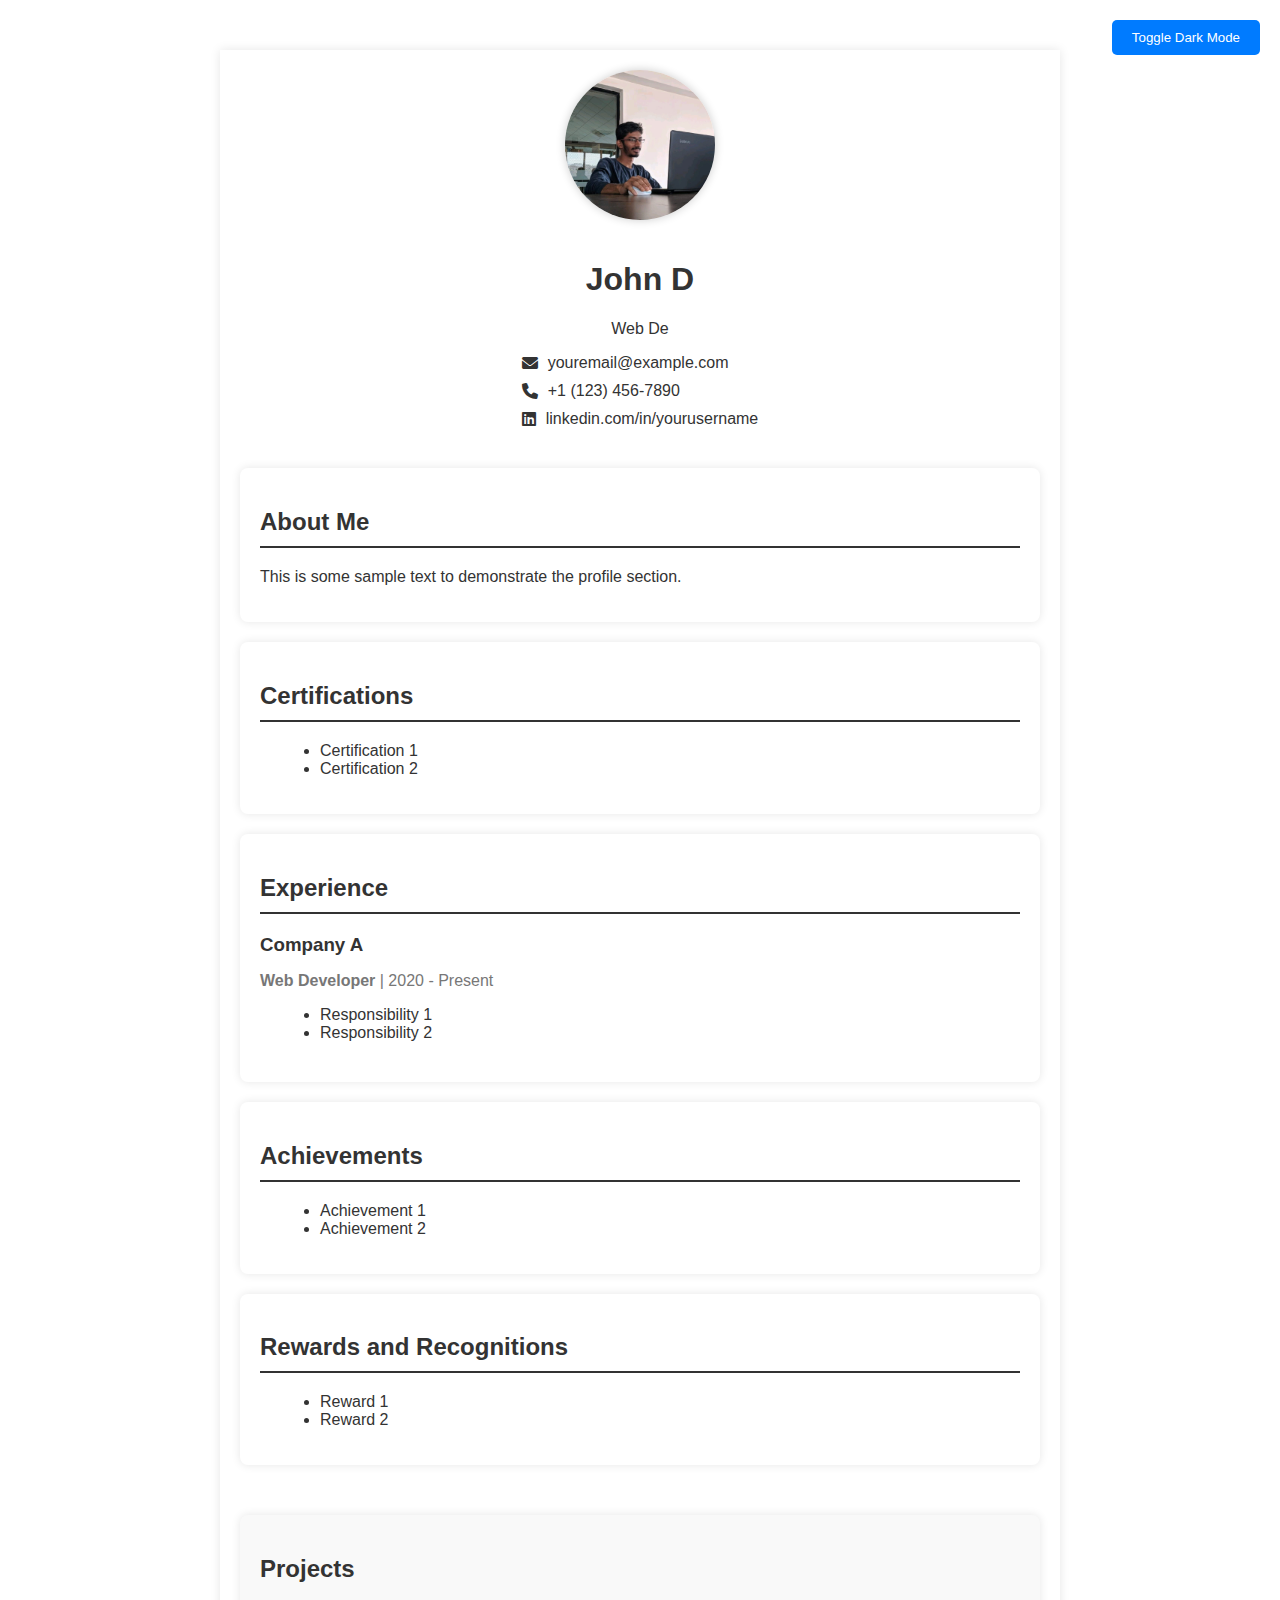
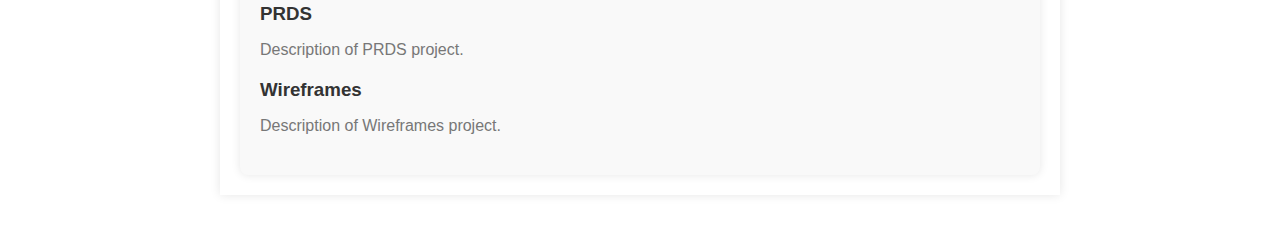
<file: index.html>
<!DOCTYPE html>
<html lang="en">
<head>
    <meta charset="UTF-8">
    <meta name="viewport" content="width=device-width, initial-scale=1.0">
    <title>Portfolio</title>
    <link rel="stylesheet" href="css/styles.css">
    <link rel="stylesheet" href="https://cdnjs.cloudflare.com/ajax/libs/font-awesome/6.0.0-beta3/css/all.min.css">
    <meta name="viewport" content="width=device-width, initial-scale=1.0">



</head>
<body>
    <!-- Dark Mode Toggle Button -->
    <div class="dark-mode-toggle">
        <button id="darkModeToggleBtn">Toggle Dark Mode</button>
    </div>

    <!-- Main Container -->
    <div class="container">
        <!-- Profile Section -->
        <section class="profile-section">
            <div class="profile-header">
                <img src="images/profile-pic.jpg" alt="Profile Picture" class="profile-pic">
                <div class="profile-info">
                    <h1 id="name">John Doe</h1>  <!-- Your name here -->
                    <p id="designation">Web Developer</p>  <!-- Your designation here -->
                    <div class="contact-info">
                        <div class="contact-item">
                            <i class="fas fa-envelope"></i> <span>youremail@example.com</span>
                        </div>
                        <div class="contact-item">
                            <i class="fas fa-phone"></i> <span>+1 (123) 456-7890</span>
                        </div>
                        <div class="contact-item">
                            <i class="fab fa-linkedin"></i> <span>linkedin.com/in/yourusername</span>
                        </div>
                    </div>
                </div>
            </div>
            
            <div class="profile-details">
                <div class="profile-detail">
                    <h2>About Me</h2>
                    <p>This is some sample text to demonstrate the profile section.</p>
                </div>

                <div class="profile-detail">
                    <h2>Certifications</h2>
                    <ul>
                        <li>Certification 1</li>
                        <li>Certification 2</li>
                    </ul>
                </div>

                <div class="profile-detail">
                    <h2>Experience</h2>
                    <div class="experience-item">
                        <h3>Company A</h3>
                        <p><strong>Web Developer</strong> | 2020 - Present</p>
                        <ul>
                            <li>Responsibility 1</li>
                            <li>Responsibility 2</li>
                        </ul>
                    </div>
                </div>

                <div class="profile-detail">
                    <h2>Achievements</h2>
                    <ul>
                        <li>Achievement 1</li>
                        <li>Achievement 2</li>
                    </ul>
                </div>

                <div class="profile-detail">
                    <h2>Rewards and Recognitions</h2>
                    <ul>
                        <li>Reward 1</li>
                        <li>Reward 2</li>
                    </ul>
                </div>
            </div>
        </section>

        <!-- Projects Section -->
        <section class="projects-section">
            <h2>Projects</h2>
            <div class="project-item">
                <h3>PRDS</h3>
                <p>Description of PRDS project.</p>
            </div>
            <div class="project-item">
                <h3>Wireframes</h3>
                <p>Description of Wireframes project.</p>
            </div>
        </section>
    </div>

    <!-- JavaScript File -->
    <script src="js/main.js"></script>
</body>
</html>
</file>
<file: css/styles.css>
/* Global Styles */
body {
    font-family: 'Arial', sans-serif;
    transition: background-color 0.5s ease, color 0.5s ease;
}

.container {
    max-width: 800px;
    margin: 50px auto;
    padding: 20px;
    background-color: #ffffff;
    color: #333333;
    box-shadow: 0 0 10px rgba(0, 0, 0, 0.1);
}

.dark-mode {
    background-color: #333333;
    color: #ffffff;
}

.dark-mode-toggle {
    position: fixed;
    top: 20px;
    right: 20px;
    z-index: 9999;
}

.dark-mode-toggle button {
    background-color: #007bff;
    color: #ffffff;
    border: none;
    border-radius: 5px;
    padding: 10px 20px;
    cursor: pointer;
    transition: background-color 0.3s ease, color 0.3s ease;
}

.dark-mode-toggle button:hover {
    background-color: #0056b3;
}

/* Profile Section Styles */
.profile-section {
    margin-bottom: 50px;
}

.profile-header {
    display: flex;
    flex-direction: column;
    align-items: center;
    margin-bottom: 30px;
}

.profile-pic {
    width: 150px;
    height: 150px;
    border-radius: 50%;
    object-fit: cover;
    box-shadow: 0 0 10px rgba(0, 0, 0, 0.2);
    transition: transform 0.3s ease;
}

.profile-pic:hover {
    transform: scale(1.1);
}

.profile-info {
    margin-top: 20px;
    text-align: center;
}

.contact-info {
    margin-top: 10px;
}

.contact-item {
    margin-bottom: 10px;
    display: flex;
    align-items: center;
}

.contact-item i {
    margin-right: 10px;
    color: #333;
}

.contact-item span {
    color: #333;
}

/* Profile Details Styles */
.profile-details {
    display: grid;
    gap: 20px;
}

.profile-detail {
    padding: 20px;
    border-radius: 8px;
    box-shadow: 0 0 10px rgba(0, 0, 0, 0.1);
}

.profile-detail h2 {
    border-bottom: 2px solid #333;
    padding-bottom: 10px;
    margin-bottom: 20px;
}

.profile-detail ul {
    list-style-type: disc;
    margin-left: 20px;
}

.experience-item {
    margin-bottom: 20px;
}

.experience-item h3 {
    color: #333;
    margin-bottom: 5px;
}

.experience-item p {
    color: #777;
    margin-bottom: 10px;
}

.experience-item ul {
    list-style-type: disc;
    margin-left: 20px;
}

/* Projects Section Styles */
.projects-section {
    background-color: #f9f9f9;
    padding: 20px;
    border-radius: 8px;
    box-shadow: 0 0 10px rgba(0, 0, 0, 0.1);
}

.project-item {
    margin-bottom: 20px;
}

.project-item h3 {
    color: #333;
    margin-bottom: 5px;
}

.project-item p {
    color: #777;
}

/* Responsive Styles */
@media (max-width: 768px) {
    .container {
        padding: 10px;
    }

    .profile-header {
        flex-direction: column;
    }

    .profile-pic {
        width: 120px;
        height: 120px;
    }

    .contact-item i {
        font-size: 20px;
    }

    .profile-details {
        grid-template-columns: 1fr;
    }
}

@media (max-width: 480px) {
    .profile-pic {
        width: 100px;
        height: 100px;
    }

    .contact-item i {
        font-size: 18px;
    }

    .profile-details {
        grid-template-columns: 1fr;
    }
}
</file>
